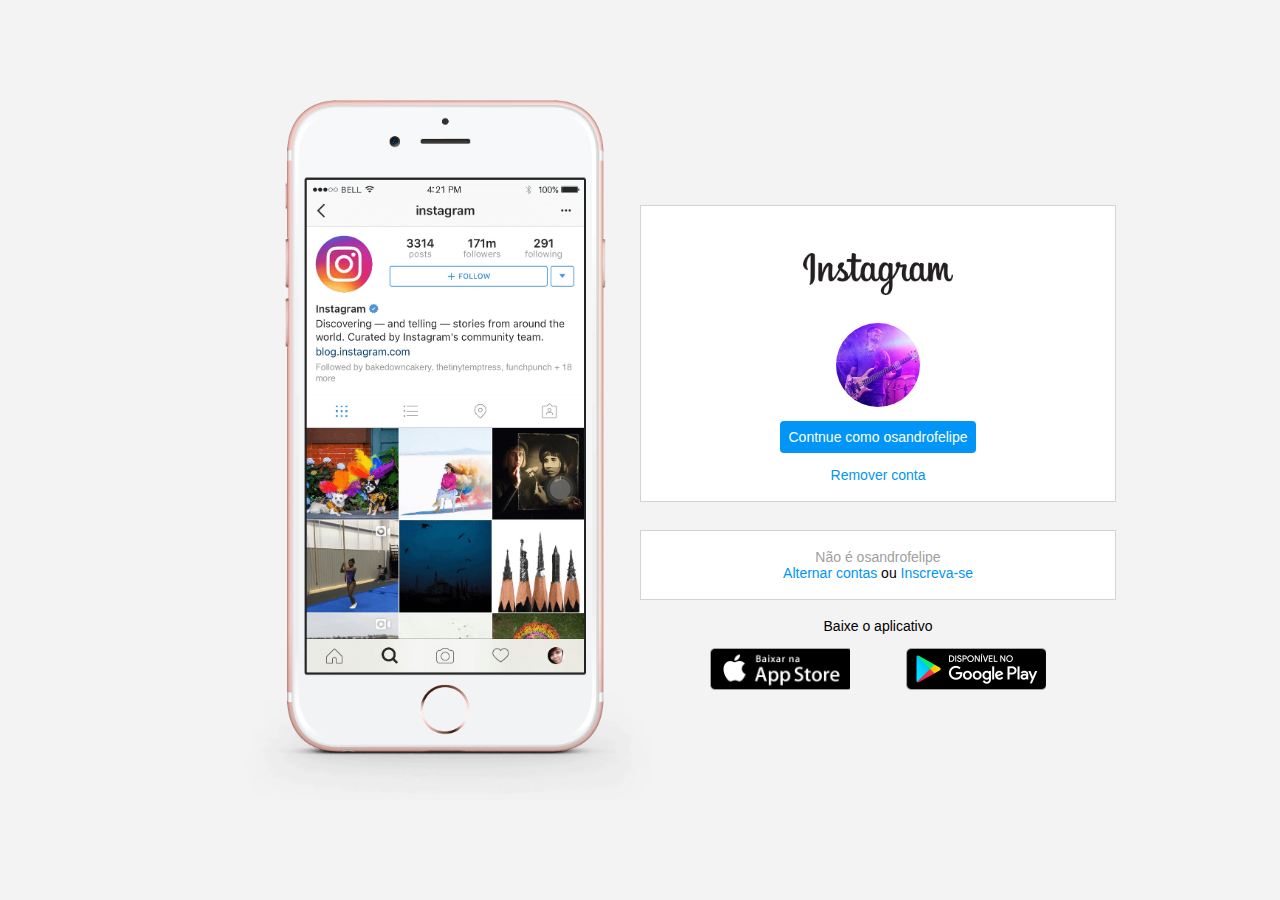
<file: Clone IG/index.html>
<!DOCTYPE html>
<html lang="en">
<head>
    <meta charset="UTF-8">
    <meta name="viewport" content="width=device-width, initial-scale=1.0">
    <link rel="stylesheet" href="style.css">
    <title>Instagram</title>
</head>
<body>
    <div class="instagram-wrapper">
        <div class="instagram-phone">
            <img src="./img/celular-instagram.png" alt="celular">
        </div>
        <div class="instagram-continue">
            <div class="group">
                <img src="./img/insta.png" class="instagram-logo" alt="instagram logo">
                <div class="profile-photo">
                    <img src="./img/perfil-instagram.jpeg" alt="Foto de prefil">
                </div>
                <a href="#" class="instagram-login">Contnue como osandrofelipe</a>
                <a href="#" class="instagram-logout">Remover conta</a>
            </div>
            <div class="group">
                <p class="not-account">Não é osandrofelipe</p>
                <p class="notaccount">
                    <span class="link-blue">Alternar contas</span>
                    ou
                    <span class="link-blue">Inscreva-se</span>
                </p>
            </div>
            <div class="get-the-app">
                <p class="get-app">Baixe o aplicativo</p>
                <div class="download">
                    <a href="#" class="app-download"></a>
                    <a href="#" class="app-download"></a>
                </div>
            </div>
        </div>
    </div>
</body>
</html>
</file>
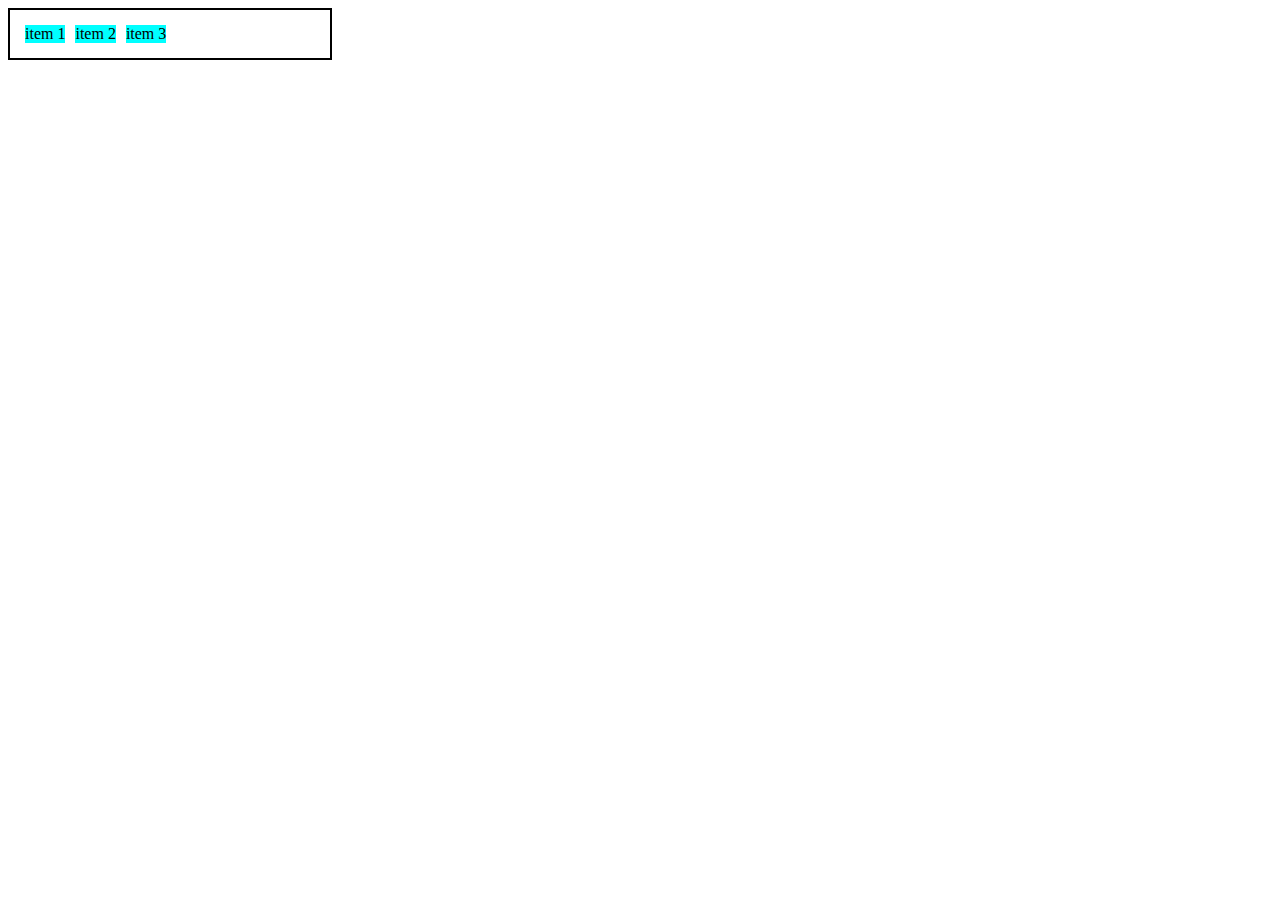
<file: 0-display-flex.html>
<!DOCTYPE html>
<html lang="en">

<head>
    <meta charset="UTF-8">
    <meta http-equiv="X-UA-Compatible" content="IE=edge">
    <meta name="viewport" content="width=device-width, initial-scale=1.0">
    <title>Fundamentos - Display Flex</title>
    <style>
        .flex {
            max-width: 300px;
            padding: 10px;
            border: 2px solid black;
            display: flex
        }

        .item {
            background-color: aqua;
            margin: 5px;
        }
    </style>
</head>

<body>
    <div class="flex">
        <div class="item">item 1</div>
        <div class="item">item 2</div>
        <div class="item">item 3</div>
    </div>
</body>

</html>
</file>
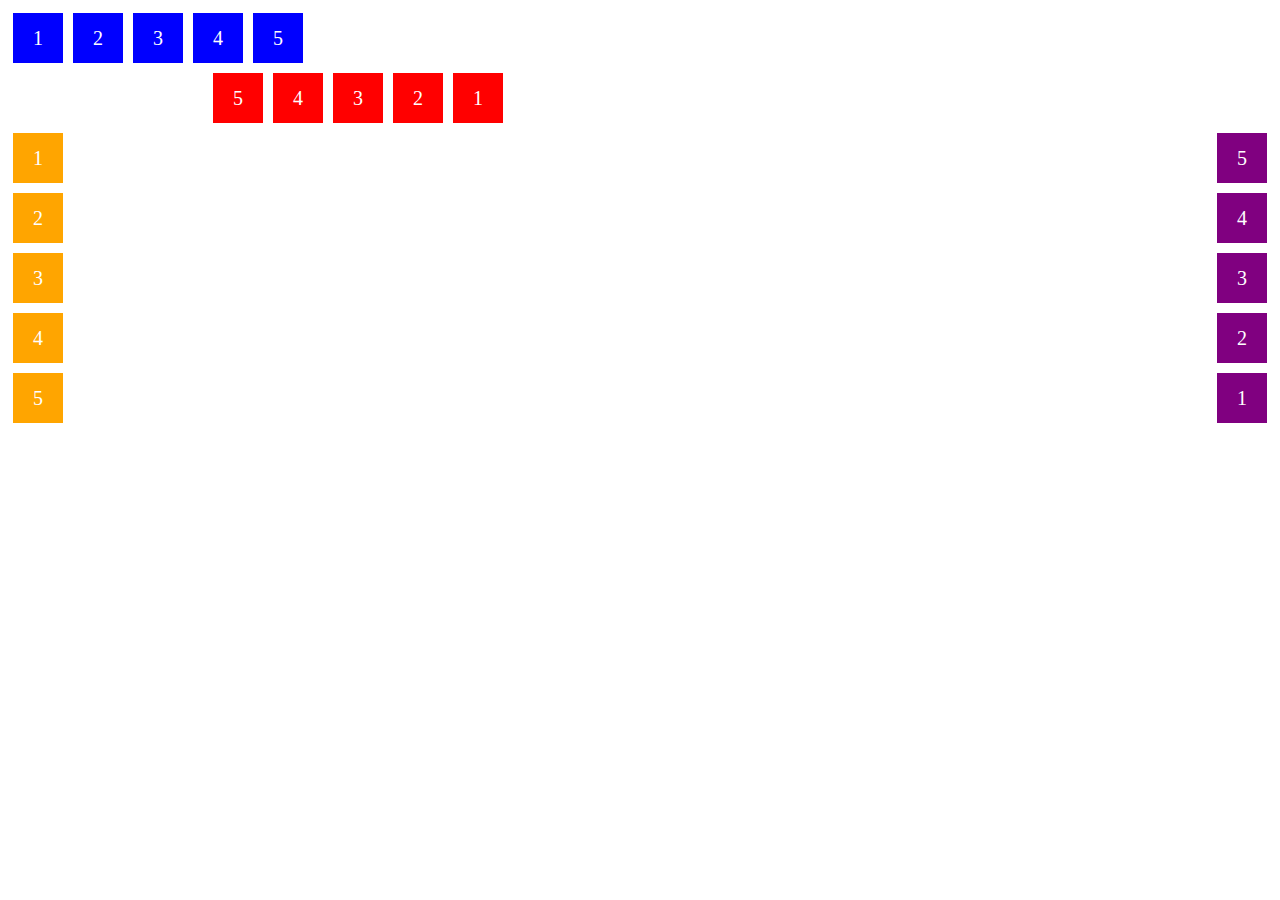
<file: 1-flex-direction.html>
<!DOCTYPE html>
<html lang="en">
<head>
    <meta charset="UTF-8">
    <meta http-equiv="X-UA-Compatible" content="IE=edge">
    <meta name="viewport" content="width=device-width, initial-scale=1.0">
    <title>Fundamentos - Flex Direction</title>
    <style>
        .flex-container{
            margin: 0;
            padding: 0;
            display: flex;
            list-style: none;
            max-width: 500px;
        }

        .flex-item{
            background: blue;
            height: 50px;
            width: 50px;
            line-height: 50px;
            font-size: 20px;
            color: white;
            text-align: center;
            margin: 5px;
        }

        .row{
            flex-direction: row;
        }

        .row-reverse{
            flex-direction: row-reverse;
        }

        .row-reverse li{
            background-color: red;
        }

        .colum{
            float: left;
            flex-direction: column;
        }

        .colum li{
            background: orange;
        }

        .colum-reverse{
            float: right;
            flex-direction: column-reverse;
        }

        .colum-reverse li {
            background: purple;
        }
    </style>
</head>
<body>
    <ul class="flex-container">
        <li class="flex-item">1</li>
        <li class="flex-item">2</li>
        <li class="flex-item">3</li>
        <li class="flex-item">4</li>
        <li class="flex-item">5</li>
    </ul>

    <ul class="flex-container row-reverse">
        <li class="flex-item">1</li>
        <li class="flex-item">2</li>
        <li class="flex-item">3</li>
        <li class="flex-item">4</li>
        <li class="flex-item">5</li>
    </ul>

    <ul class="flex-container colum">
        <li class="flex-item">1</li>
        <li class="flex-item">2</li>
        <li class="flex-item">3</li>
        <li class="flex-item">4</li>
        <li class="flex-item">5</li>
    </ul>

    <ul class="flex-container colum-reverse">
        <li class="flex-item">1</li>
        <li class="flex-item">2</li>
        <li class="flex-item">3</li>
        <li class="flex-item">4</li>
        <li class="flex-item">5</li>
    </ul>
</body>
</html>
</file>
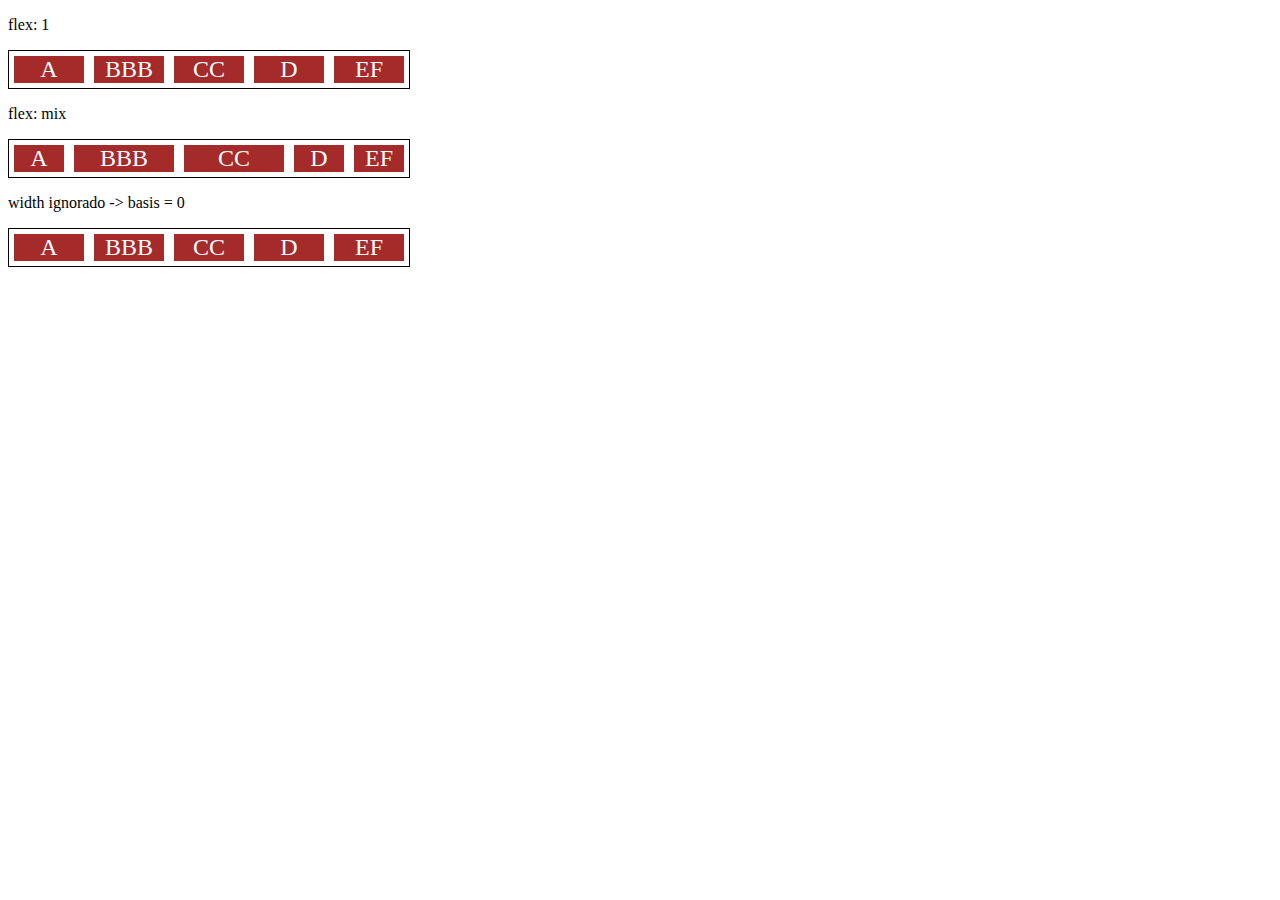
<file: 10-flex.html>
<!DOCTYPE html>
<html lang="en">
<head>
    <meta charset="UTF-8">
    <meta http-equiv="X-UA-Compatible" content="IE=edge">
    <meta name="viewport" content="width=device-width, initial-scale=1.0">
    <title>Fundamentos - flex</title>
    <style>
        .flex-container{
            display: flex;
            max-width: 400px;
            border: 1px solid black;
            margin-top: 10px;
        }

        .item{
            background-color: brown;
            font-size: 24px;
            text-align: center;
            color: white;
            margin: 5px;
        }

        .flex-1{
            flex: 1;
            /* grow = 1, shrink = 1, basis = 1 */
        }
        .largura{
            width: 200px;
            /* min-width: 250px; */
        }

        .flex-2{
            flex: 2;
            /* grow = 2, shrink = 1, basis = 1 */
        }
    </style>
</head>
<body>
    <p>flex: 1</p>
    <div class="flex-container">
        <div class="item flex-1">A</div>
        <div class="item flex-1">BBB</div>
        <div class="item flex-1">CC</div>
        <div class="item flex-1">D</div>
        <div class="item flex-1">EF</div>
    </div>

    <p>flex: mix</p>
    <div class="flex-container">
        <div class="item flex-1">A</div>
        <div class="item flex-2">BBB</div>
        <div class="item flex-2">CC</div>
        <div class="item flex-1">D</div>
        <div class="item flex-1">EF</div>
    </div>

    <p>width ignorado -> basis = 0</p>
    <div class="flex-container">
        <div class="item flex-1 largura">A</div>
        <div class="item flex-1 largura">BBB</div>
        <div class="item flex-1 largura">CC</div>
        <div class="item flex-1 largura">D</div>
        <div class="item flex-1 largura">EF</div>
    </div>
</body>
</html>
</file>
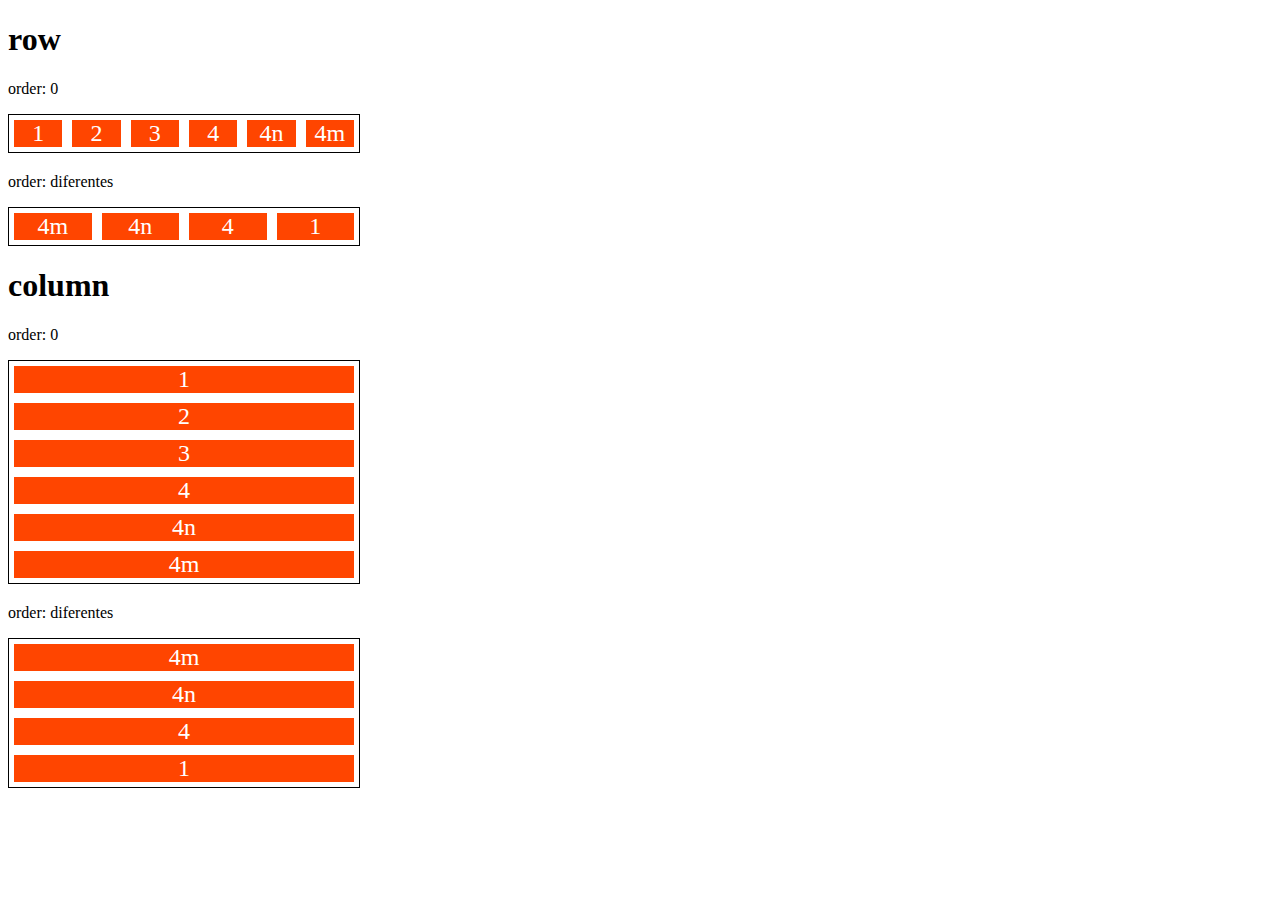
<file: 11-order.html>
<!DOCTYPE html>
<html lang="en">
<head>
    <meta charset="UTF-8">
    <meta http-equiv="X-UA-Compatible" content="IE=edge">
    <meta name="viewport" content="width=device-width, initial-scale=1.0">
    <title>Fundamentos - order</title>

    <style>
        .flex-container{
            display: flex;
            border: 1px solid black;
            max-width: 350px;
            margin-bottom: 20px;
        }

        .item{
            flex: 1;
            background-color: orangered;
            color: white;
            font-size: 24px;
            margin: 5px;
            text-align: center;
            order: 0;
        }

        .o1{
            order: 1;
        }

        .o2{
            order: 2;
        }

        .o3{
            order: 3;
        }

        .o4{
            order: 4;
        }

        .direction{
            flex-direction: column;
        }
    </style>
</head>
<body>
    <h1>row</h1>
    <p>order: 0</p>
    <div class="flex-container">
        <div class="item">1</div>
        <div class="item">2</div>
        <div class="item">3</div>
        <div class="item">4</div>
        <div class="item">4n</div>
        <div class="item">4m</div>
    </div>

    <p>order: diferentes</p>
    <div class="flex-container">
        <div class="item o4">1</div>
        <div class="item o3">4</div>
        <div class="item o2">4n</div>
        <div class="item o1">4m</div>
    </div>

    <h1>column</h1>
    <p>order: 0</p>
    <div class="flex-container direction">
        <div class="item">1</div>
        <div class="item">2</div>
        <div class="item">3</div>
        <div class="item">4</div>
        <div class="item">4n</div>
        <div class="item">4m</div>
    </div>

    <p>order: diferentes</p>
    <div class="flex-container direction">
        <div class="item o4">1</div>
        <div class="item o3">4</div>
        <div class="item o2">4n</div>
        <div class="item o1">4m</div>
    </div>
</body>
</html>
</file>
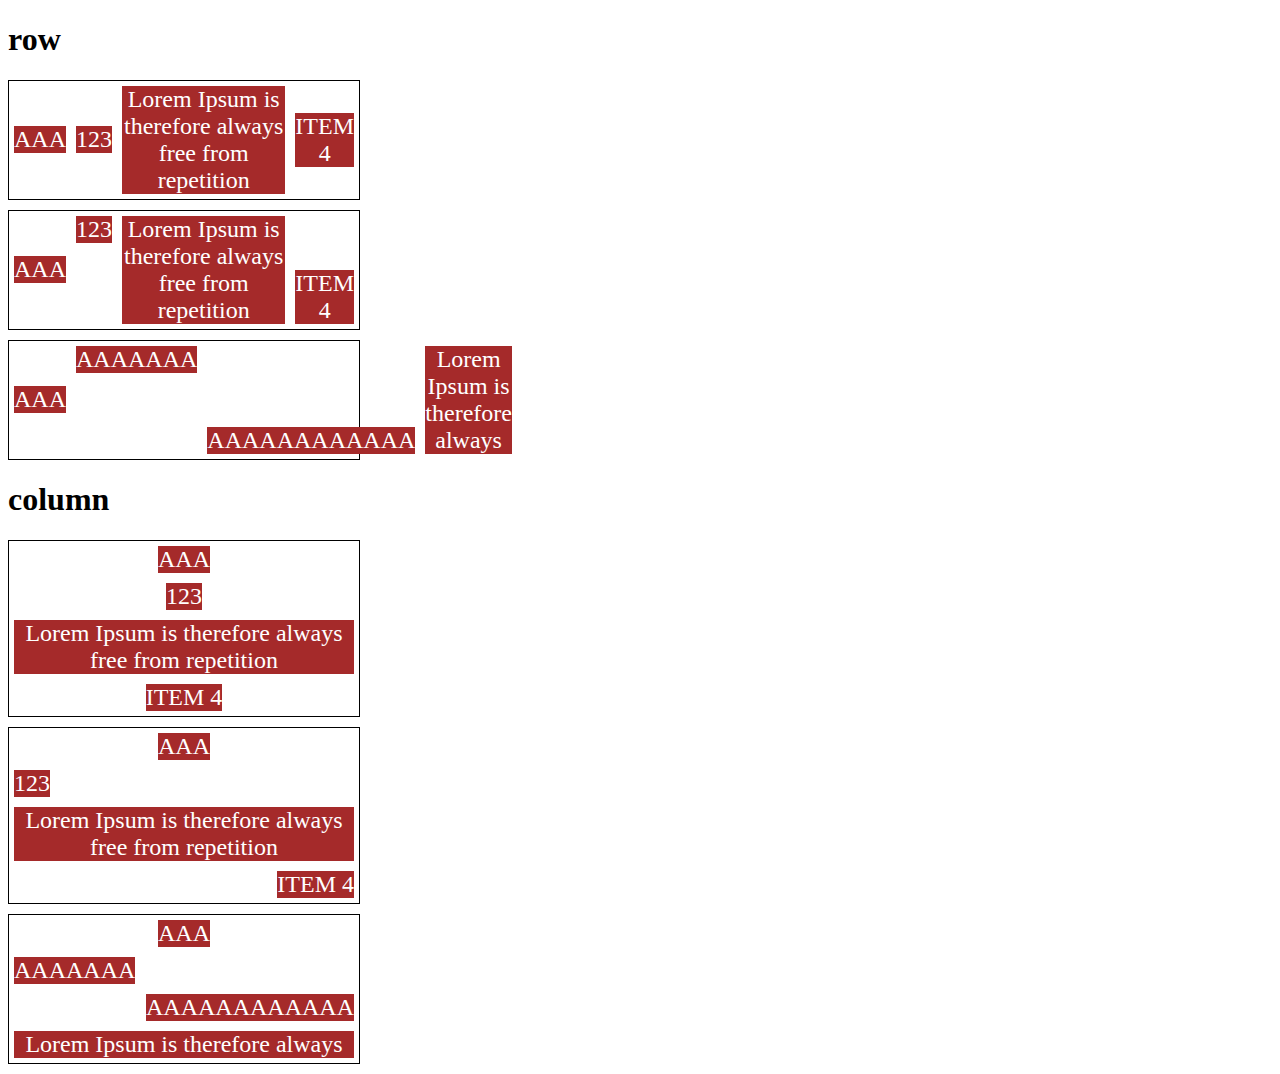
<file: 12-align-self.html>
<!DOCTYPE html>
<html lang="en">
<head>
    <meta charset="UTF-8">
    <meta http-equiv="X-UA-Compatible" content="IE=edge">
    <meta name="viewport" content="width=device-width, initial-scale=1.0">
    <title>Fundamentos - align-self</title>
    <style>
        .flex-container{
            display: flex;
            max-width: 350px;
            border: 1px solid black;
            margin-bottom: 10px;
        }

        .align-container{
            align-items: center;
        }

        .item{
            background-color: brown;
            color: white;
            font-size: 24px;
            text-align: center;
            margin: 5px;
        }

        .center{
            align-self: center;
        }

        .start{
            align-self: flex-start;
        }

        .end{
            align-self: flex-end;
        }

        .baseline{
            align-self: baseline;
        }

        .stretch{
            align-self: stretch;
        }

        .auto{
            align-self: auto;
        }

        .direction{
            flex-direction: column;
        }

    </style>
</head>
<body>

    <h1>row</h1>
    <section class="flex-container align-container">
        <div class="item">AAA</div>
        <div class="item">123</div>
        <div class="item">Lorem Ipsum is therefore always free from repetition</div>
        <div class="item">ITEM 4</div>
    </section>

    <section class="flex-container">
        <div class="item center">AAA</div>
        <div class="item start">123</div>
        <div class="item stretch">Lorem Ipsum is therefore always free from repetition</div>
        <div class="item end">ITEM 4</div>
    </section>

    <section class="flex-container">
        <div class="item center">AAA</div>
        <div class="item start">AAAAAAA</div>
        <div class="item end">AAAAAAAAAAAA</div>
        <div class="item stretch">Lorem Ipsum is therefore always</div>
    </section>

    <h1>column</h1>
    <section class="flex-container align-container direction">
        <div class="item">AAA</div>
        <div class="item">123</div>
        <div class="item">Lorem Ipsum is therefore always free from repetition</div>
        <div class="item">ITEM 4</div>
    </section>

    <section class="flex-container direction">
        <div class="item center">AAA</div>
        <div class="item start">123</div>
        <div class="item stretch">Lorem Ipsum is therefore always free from repetition</div>
        <div class="item end">ITEM 4</div>
    </section>

    <section class="flex-container direction">
        <div class="item center">AAA</div>
        <div class="item start">AAAAAAA</div>
        <div class="item end">AAAAAAAAAAAA</div>
        <div class="item stretch">Lorem Ipsum is therefore always</div>
    </section>
</body>
</html>
</file>
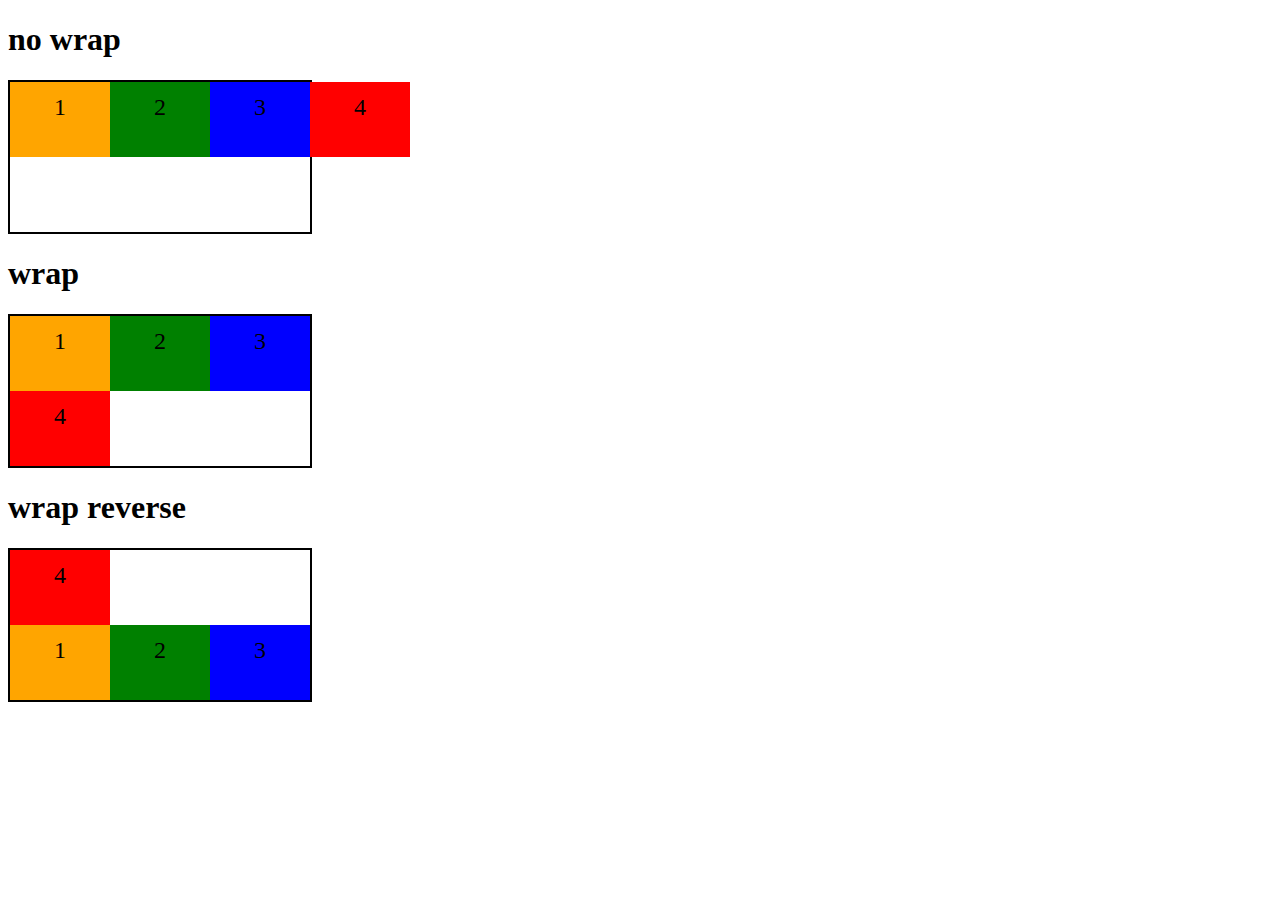
<file: 2-2flex-wrap.html>
<!DOCTYPE html>
<html lang="en">
<head>
    <meta charset="UTF-8">
    <meta http-equiv="X-UA-Compatible" content="IE=edge">
    <meta name="viewport" content="width=device-width, initial-scale=1.0">
    <title>Fundamentos  - flex wrap</title>
    <style>
        .flex-container{
            display: flex;
            height: 150px;
            border: 2px solid black;
            max-width: 300px;
        }

        .item{
            font-size: 24px;
            height: 50%;
            text-align: center;
            min-width: 100px;
            line-height: 50px;
        }

        .nowrap{
            flex-wrap: nowrap;
        }

        .wrap{
            flex-wrap: wrap;
        }

        .wrap-reverse{
            flex-wrap: wrap-reverse;
        }

        .blue{
            background-color: blue;
        }

        .green{
            background-color: green;
        }

        .orange{
            background-color: orange;
        }

        .red{
            background-color: red;
        }
    </style>
</head>
<body>
    <h1>no wrap</h1>

    <div class="flex-container">
        <div class="item orange">1</div>
        <div class="item green">2</div>
        <div class="item blue">3</div>
        <div class="item red">4</div>
    </div>

    <h1>wrap</h1>
    <div class="flex-container wrap">
        <div class="item orange">1</div>
        <div class="item green">2</div>
        <div class="item blue">3</div>
        <div class="item red">4</div>
    </div>
    <h1>wrap reverse</h1>
    <div class="flex-container wrap-reverse">
        <div class="item orange">1</div>
        <div class="item green">2</div>
        <div class="item blue">3</div>
        <div class="item red">4</div>
    </div>

</body>
</html>
</file>
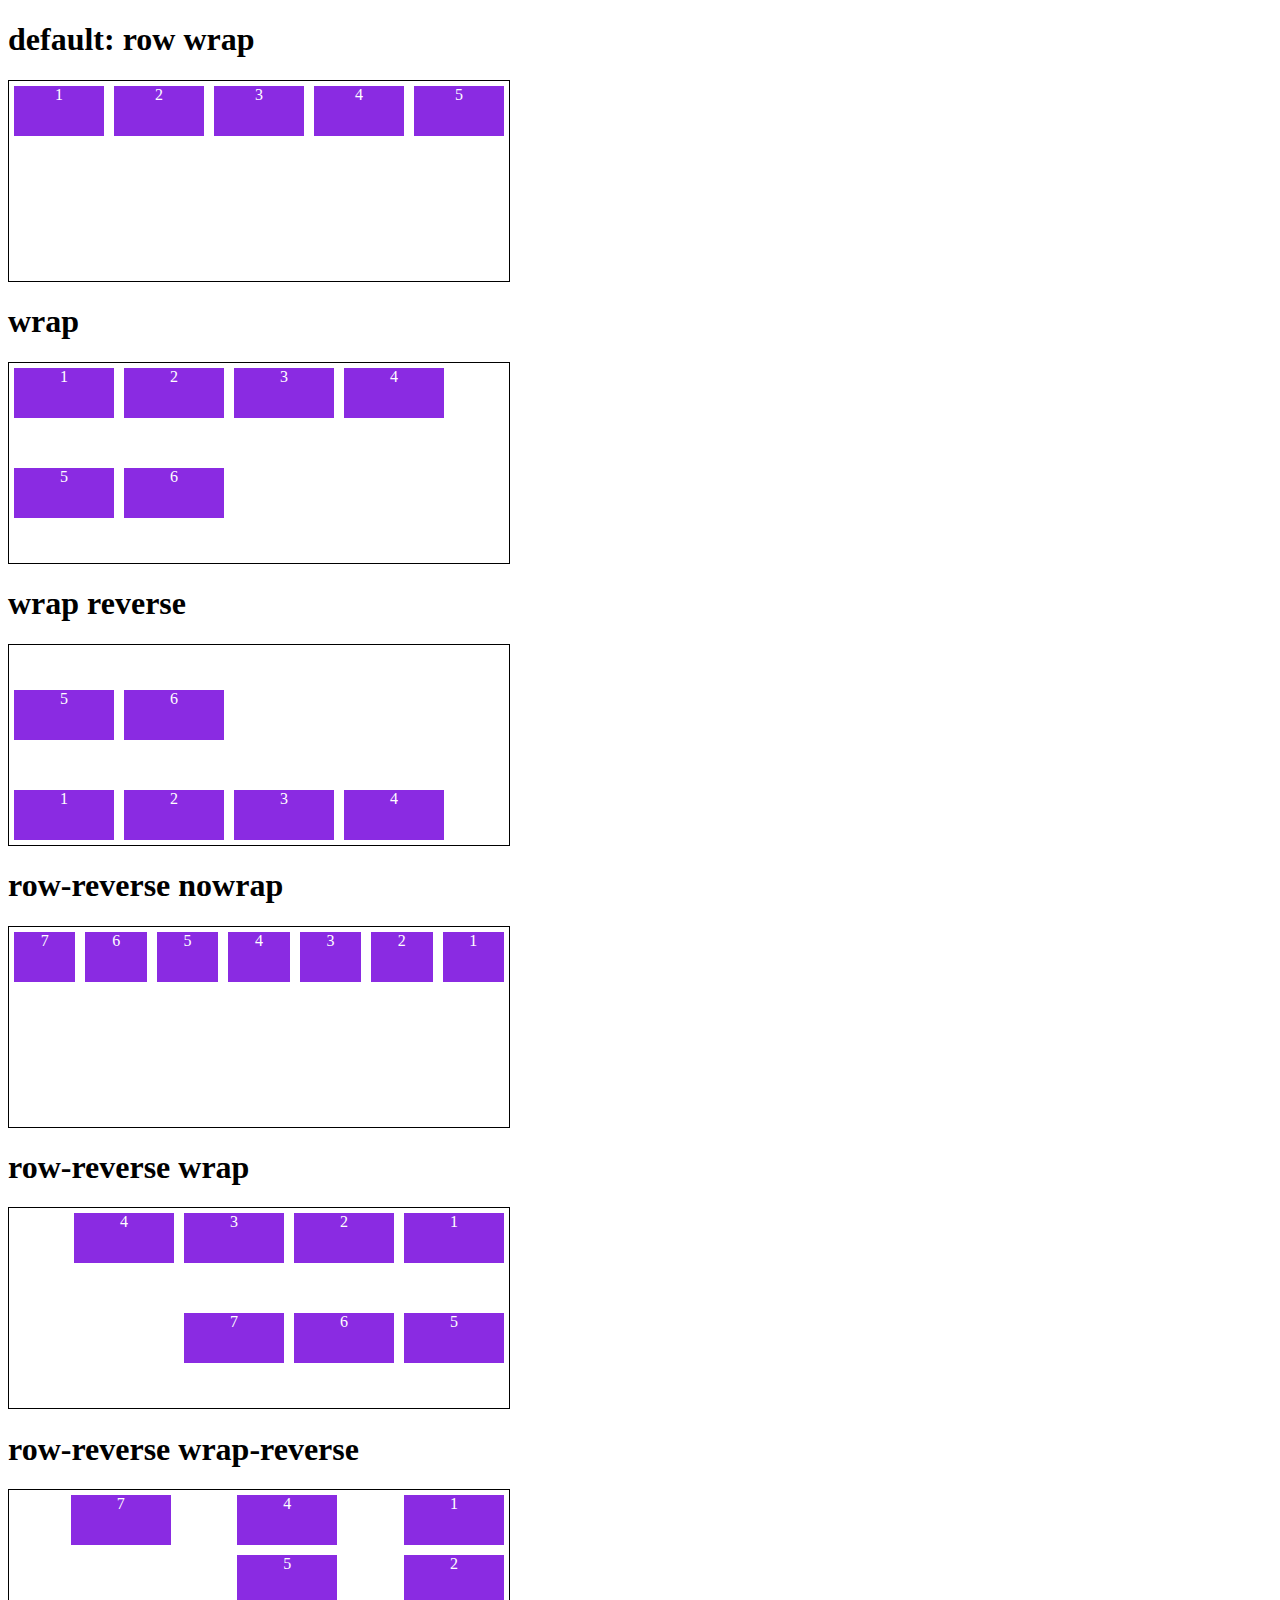
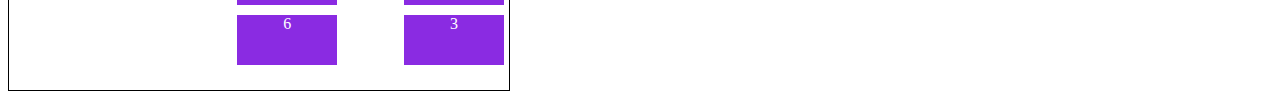
<file: 3-flex-flow.html>
<!DOCTYPE html>
<html lang="en">
<head>
    <meta charset="UTF-8">
    <meta http-equiv="X-UA-Compatible" content="IE=edge">
    <meta name="viewport" content="width=device-width, initial-scale=1.0">
    <title>Fundamentos - flex flowt</title>
    <style>
        .flex-container{
            display: flex;
            border: 1px solid black;
            max-width: 500px;
            margin-bottom: 10px;
            height: 200px;
        }

        .default{
            flex-flow: row nowrap;
        }
        .wrap{
            flex-flow: row wrap;
        }
        .wrap-reverse{
            flex-flow: row wrap-reverse;
        }
        .r-wrap{
            flex-flow: row-reverse wrap;
        }

        .r-nowrap{
            flex-flow: row-reverse nowrap;
        }

        .rr-wrap{
            flex-flow: column wrap-reverse;
        }
        .item{
            background-color: blueviolet;
            margin: 5px;
            color: white;
            text-align: center;
            width: 100px;
            height: 50px;
        }
    </style>
</head>
<body>
    <h1>default: row wrap</h1>
    <div class="flex-container">
        <div class="item">1</div>
        <div class="item">2</div>
        <div class="item">3</div>
        <div class="item">4</div>
        <div class="item">5</div>
    </div>
<h1>wrap</h1>
    <div class="flex-container wrap">
        <div class="item">1</div>
        <div class="item">2</div>
        <div class="item">3</div>
        <div class="item">4</div>
        <div class="item">5</div>
        <div class="item">6</div>
    </div>

    <h1>wrap reverse</h1>
    <div class="flex-container wrap-reverse">
        <div class="item">1</div>
        <div class="item">2</div>
        <div class="item">3</div>
        <div class="item">4</div>
        <div class="item">5</div>
        <div class="item">6</div>
    </div>

    <h1>row-reverse nowrap</h1>
    <div class="flex-container r-nowrap">
        <div class="item">1</div>
        <div class="item">2</div>
        <div class="item">3</div>
        <div class="item">4</div>
        <div class="item">5</div>
        <div class="item">6</div>
        <div class="item">7</div>
    </div>

    <h1>row-reverse wrap</h1>
    <div class="flex-container r-wrap">
        <div class="item">1</div>
        <div class="item">2</div>
        <div class="item">3</div>
        <div class="item">4</div>
        <div class="item">5</div>
        <div class="item">6</div>
        <div class="item">7</div>
    </div>

    <h1>row-reverse wrap-reverse</h1>
    <div class="flex-container rr-wrap">
        <div class="item">1</div>
        <div class="item">2</div>
        <div class="item">3</div>
        <div class="item">4</div>
        <div class="item">5</div>
        <div class="item">6</div>
        <div class="item">7</div>
    </div>
</body>
</html>
</file>
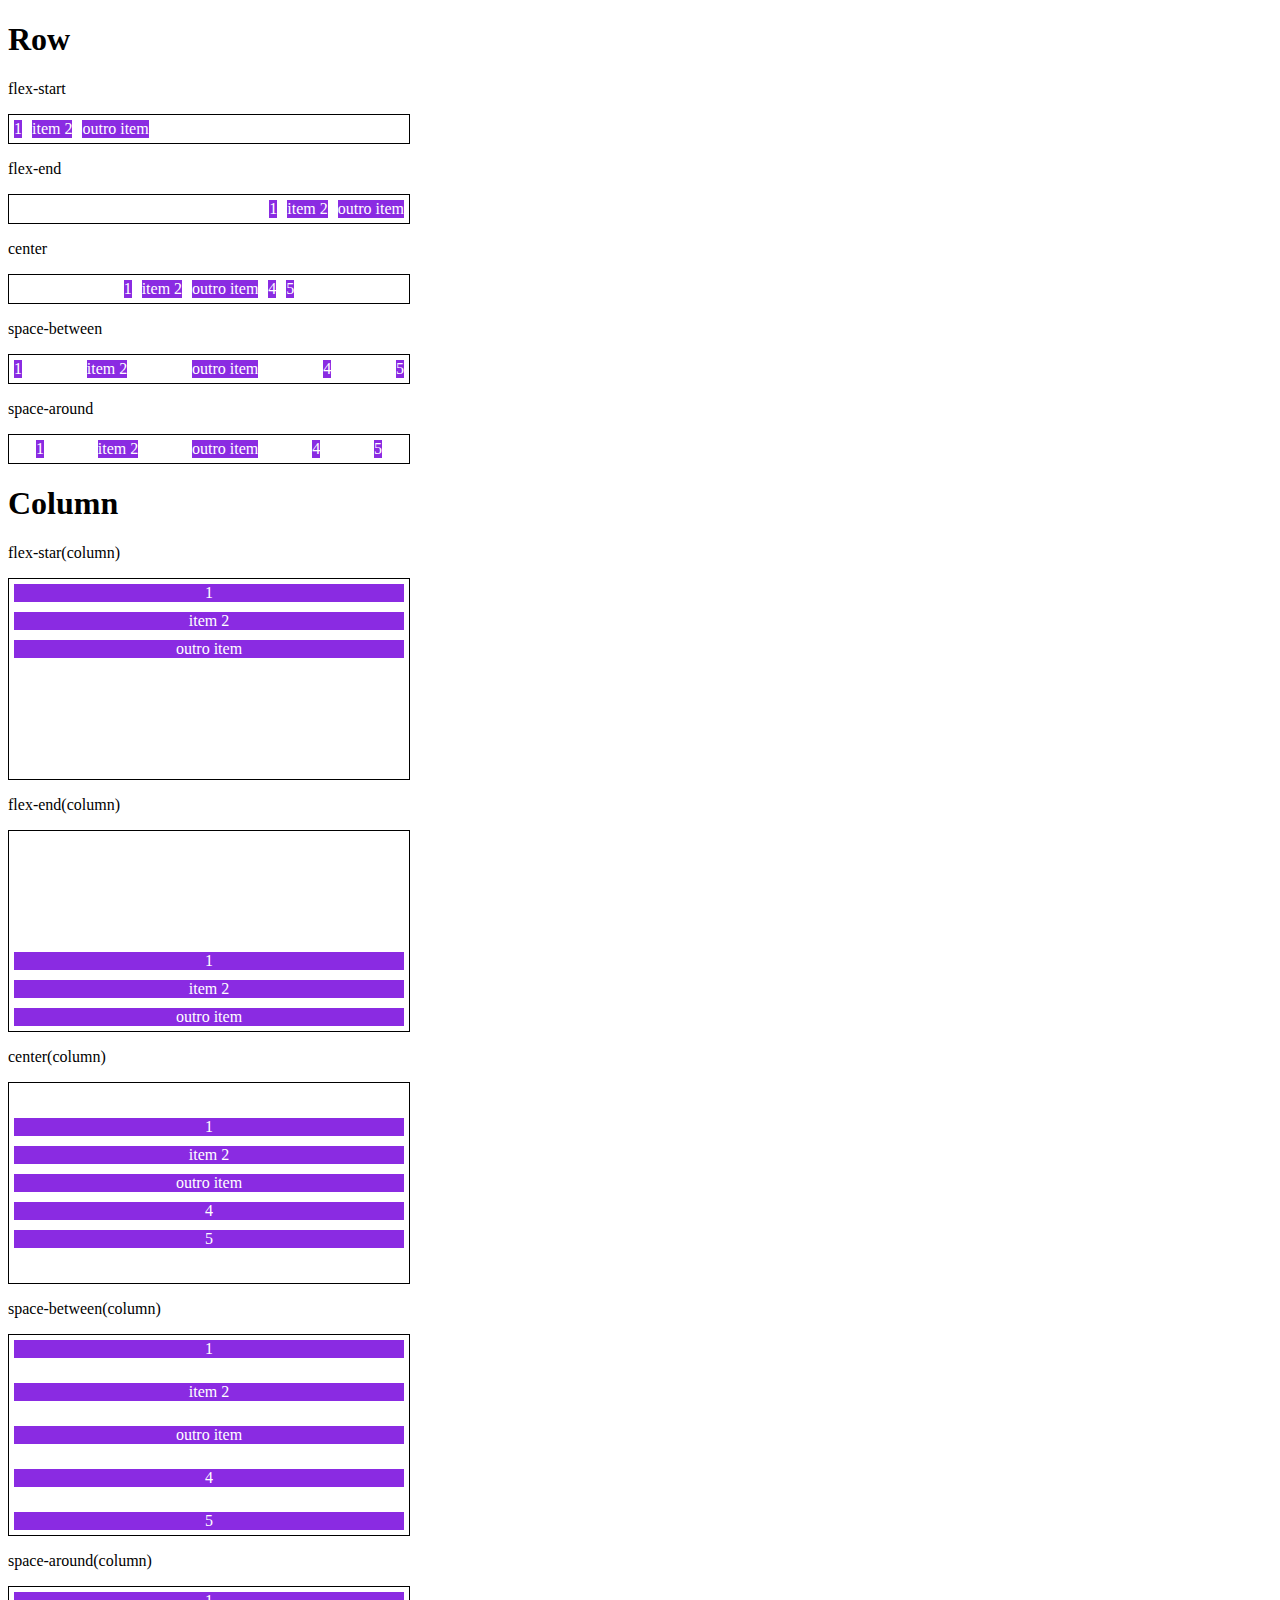
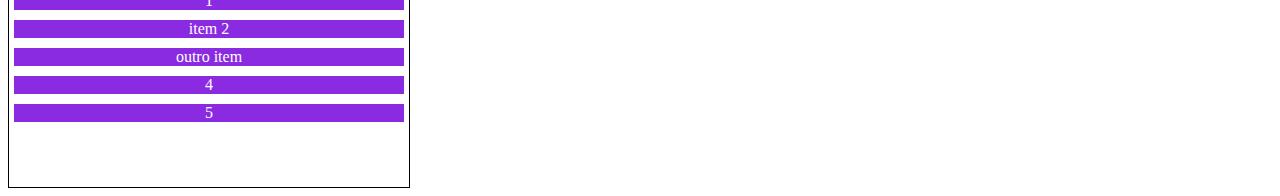
<file: 4-justify-content.html>
<!DOCTYPE html>
<html lang="en">
<head>
    <meta charset="UTF-8">
    <meta http-equiv="X-UA-Compatible" content="IE=edge">
    <meta name="viewport" content="width=device-width, initial-scale=1.0">
    <title>Fundamentos - justify-content</title>
    <style>
        .container{
            max-width: 400px;
            border: 1px solid black;
            margin: 0;
            display: flex;
        }

        .item{
            background-color: blueviolet;
            margin: 5px;
            text-align: center;
            color: white;
        }

        .flex-start{
            justify-content: flex-start;
        }

        .flex-end{
            justify-content: flex-end;
        }

        .center{
            justify-content: center;
        }

        .space-between{
            justify-content: space-between;
        }

        .space-around{
            justify-content: space-around;
        }

        .column{
            flex-direction: column;
            min-height: 200px;
        }
    </style>
</head>
<body>

    <h1>Row</h1>
    <p>flex-start</p> 
    <section class="container flex-start">
        <div class="item">1</div>
        <div class="item">item 2</div>
        <div class="item">outro item</div>
    </section>

    <p>flex-end</p>
    <section class="container flex-end">
        <div class="item">1</div>
        <div class="item">item 2</div>
        <div class="item">outro item</div>
    </section>

    <p>center</p>
    <section class="container center">
        <div class="item">1</div>
        <div class="item">item 2</div>
        <div class="item">outro item</div>
        <div class="item">4</div>
        <div class="item">5</div>
    </section>

    <p>space-between</p>
    <section class="container space-between">
        <div class="item">1</div>
        <div class="item">item 2</div>
        <div class="item">outro item</div>
        <div class="item">4</div>
        <div class="item">5</div>
    </section>

    <p>space-around</p>
    <section class="container space-around">
        <div class="item">1</div>
        <div class="item">item 2</div>
        <div class="item">outro item</div>
        <div class="item">4</div>
        <div class="item">5</div>
    </section>

    <h1>Column</h1>

    <p>flex-star(column)</p> 
    <section class="container flex-start column">
        <div class="item">1</div>
        <div class="item">item 2</div>
        <div class="item">outro item</div>
    </section>

    <p>flex-end(column)</p>
    <section class="container flex-end column">
        <div class="item">1</div>
        <div class="item">item 2</div>
        <div class="item">outro item</div>
    </section>

    <p>center(column)</p>
    <section class="container center column">
        <div class="item">1</div>
        <div class="item">item 2</div>
        <div class="item">outro item</div>
        <div class="item">4</div>
        <div class="item">5</div>
    </section>

    <p>space-between(column)</p>
    <section class="container space-between column">
        <div class="item">1</div>
        <div class="item">item 2</div>
        <div class="item">outro item</div>
        <div class="item">4</div>
        <div class="item">5</div>
    </section>

    <p>space-around(column)</p>
    <section class="container flex-start column">
        <div class="item">1</div>
        <div class="item">item 2</div>
        <div class="item">outro item</div>
        <div class="item">4</div>
        <div class="item">5</div>
    </section>
</body>
</html>
</file>
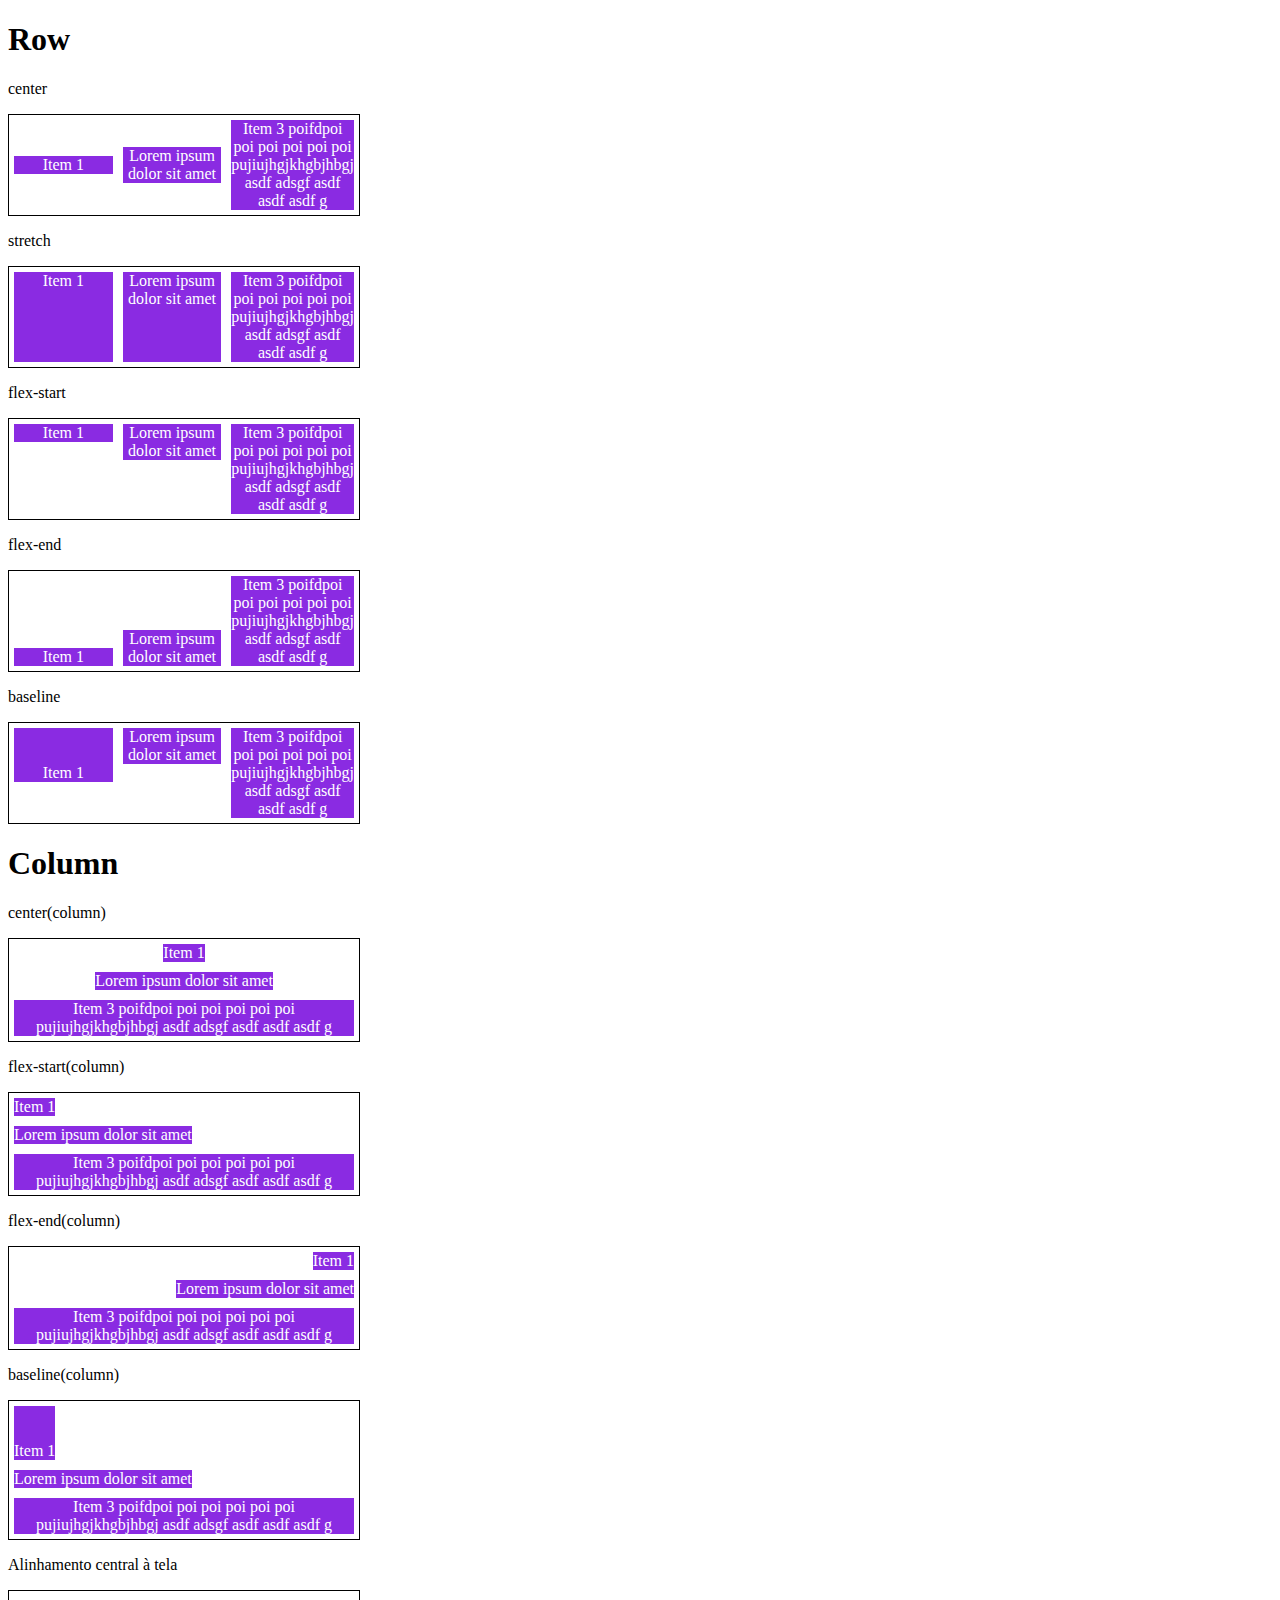
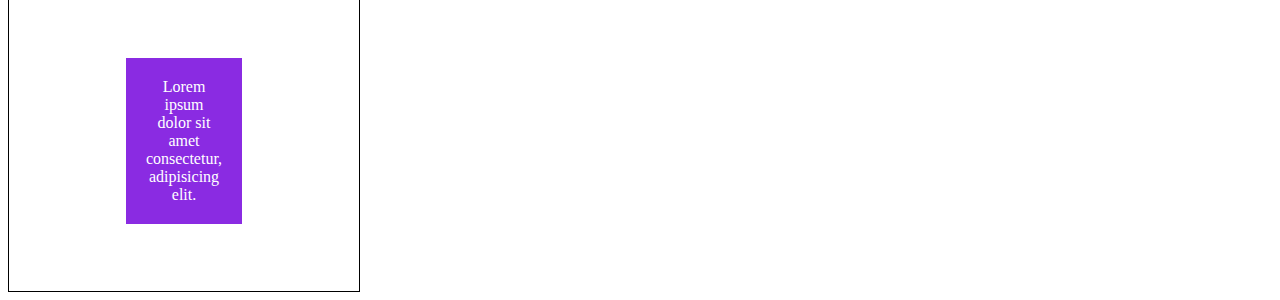
<file: 5-align-items.html>
<!DOCTYPE html>
<html lang="en">
<head>
    <meta charset="UTF-8">
    <meta http-equiv="X-UA-Compatible" content="IE=edge">
    <meta name="viewport" content="width=device-width, initial-scale=1.0">
    <title>Fundamentos - align items</title>
    <style>
        .container{
            max-width: 350px;
            border: 1px solid black;
            display: flex;
        }

        .item{
            background-color: blueviolet;
            margin: 5px;
            color: white;
            text-align: center;
            flex: 1;
        }
    
        .center{
            align-items: center;
        }
        .stretch{
            align-items: stretch;
        }

        .start{
            align-items: flex-start;
        }
        .end{
            align-items: flex-end;
        }

        .baseline{
            align-items: baseline;
        }

        .column{
            flex-direction: column;
        }

        .central{
            height: 300px;
            justify-content: center;
        }

        .central .item{
            flex: 0;
            padding: 20px;
        }
    </style>
</head>
<body>
    <h1>Row</h1>
    <p>center</p>
    <section class="container center">
        <div class="item">Item 1</div>
        <div class="item">Lorem ipsum dolor sit amet</div>
        <div class="item">Item 3 poifdpoi  poi poi poi poi poi pujiujhgjkhgbjhbgj asdf  adsgf asdf asdf asdf g </div>
    </section>

    <p>stretch</p>
    <section class="container stretch">
        <div class="item">Item 1</div>
        <div class="item">Lorem ipsum dolor sit amet</div>
        <div class="item">Item 3 poifdpoi  poi poi poi poi poi pujiujhgjkhgbjhbgj asdf  adsgf asdf asdf asdf g </div>
    </section>

    <p>flex-start</p>
    <section class="container start">
        <div class="item">Item 1</div>
        <div class="item">Lorem ipsum dolor sit amet</div>
        <div class="item">Item 3 poifdpoi  poi poi poi poi poi pujiujhgjkhgbjhbgj asdf  adsgf asdf asdf asdf g </div>
    </section>

    <p>flex-end</p>
    <section class="container end">
        <div class="item">Item 1</div>
        <div class="item">Lorem ipsum dolor sit amet </div>
        <div class="item">Item 3 poifdpoi  poi poi poi poi poi pujiujhgjkhgbjhbgj asdf  adsgf asdf asdf asdf g </div>
    </section>

    <p>baseline</p>
    <section class="container baseline">
        <div class="item"><br><br>Item 1</div>
        <div class="item">Lorem ipsum dolor sit amet </div>
        <div class="item">Item 3 poifdpoi  poi poi poi poi poi pujiujhgjkhgbjhbgj asdf  adsgf asdf asdf asdf g </div>
    </section>

    <h1>Column</h1>
    <p>center(column)</p>
    <section class="container center column">
        <div class="item">Item 1</div>
        <div class="item">Lorem ipsum dolor sit amet</div>
        <div class="item">Item 3 poifdpoi  poi poi poi poi poi pujiujhgjkhgbjhbgj asdf  adsgf asdf asdf asdf g </div>
    </section>

    <p>flex-start(column)</p>
    <section class="container start column">
        <div class="item">Item 1</div>
        <div class="item">Lorem ipsum dolor sit amet</div>
        <div class="item">Item 3 poifdpoi  poi poi poi poi poi pujiujhgjkhgbjhbgj asdf  adsgf asdf asdf asdf g </div>
    </section>

    <p>flex-end(column)</p>
    <section class="container end column">
        <div class="item">Item 1</div>
        <div class="item">Lorem ipsum dolor sit amet </div>
        <div class="item">Item 3 poifdpoi  poi poi poi poi poi pujiujhgjkhgbjhbgj asdf  adsgf asdf asdf asdf g </div>
    </section>

    <p>baseline(column)</p>
    <section class="container baseline column">
        <div class="item"><br><br>Item 1</div>
        <div class="item">Lorem ipsum dolor sit amet </div>
        <div class="item">Item 3 poifdpoi  poi poi poi poi poi pujiujhgjkhgbjhbgj asdf  adsgf asdf asdf asdf g </div>
    </section>
    <p>Alinhamento central à tela</p>
    <section class="container central center">
        <div class="item">Lorem ipsum dolor sit amet consectetur, adipisicing elit.</div>
    </section>
</body>
</html>
</file>
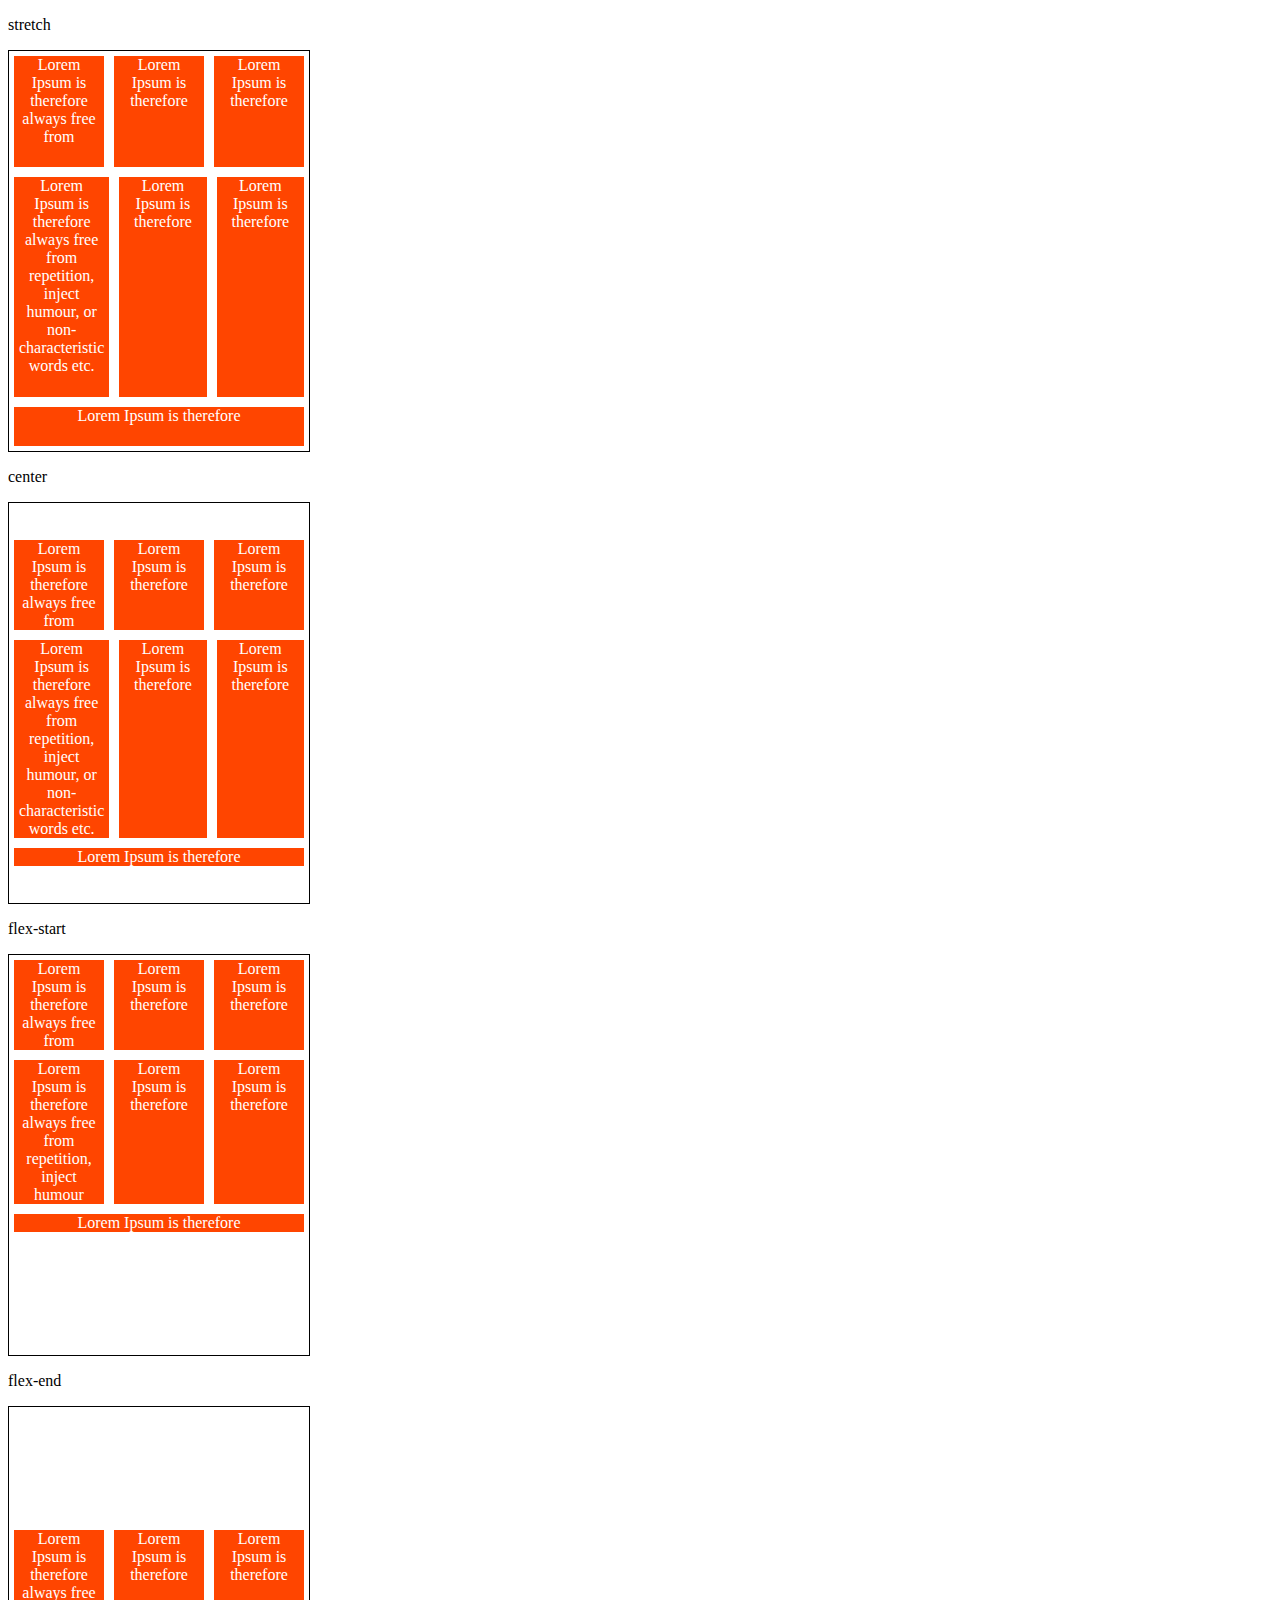
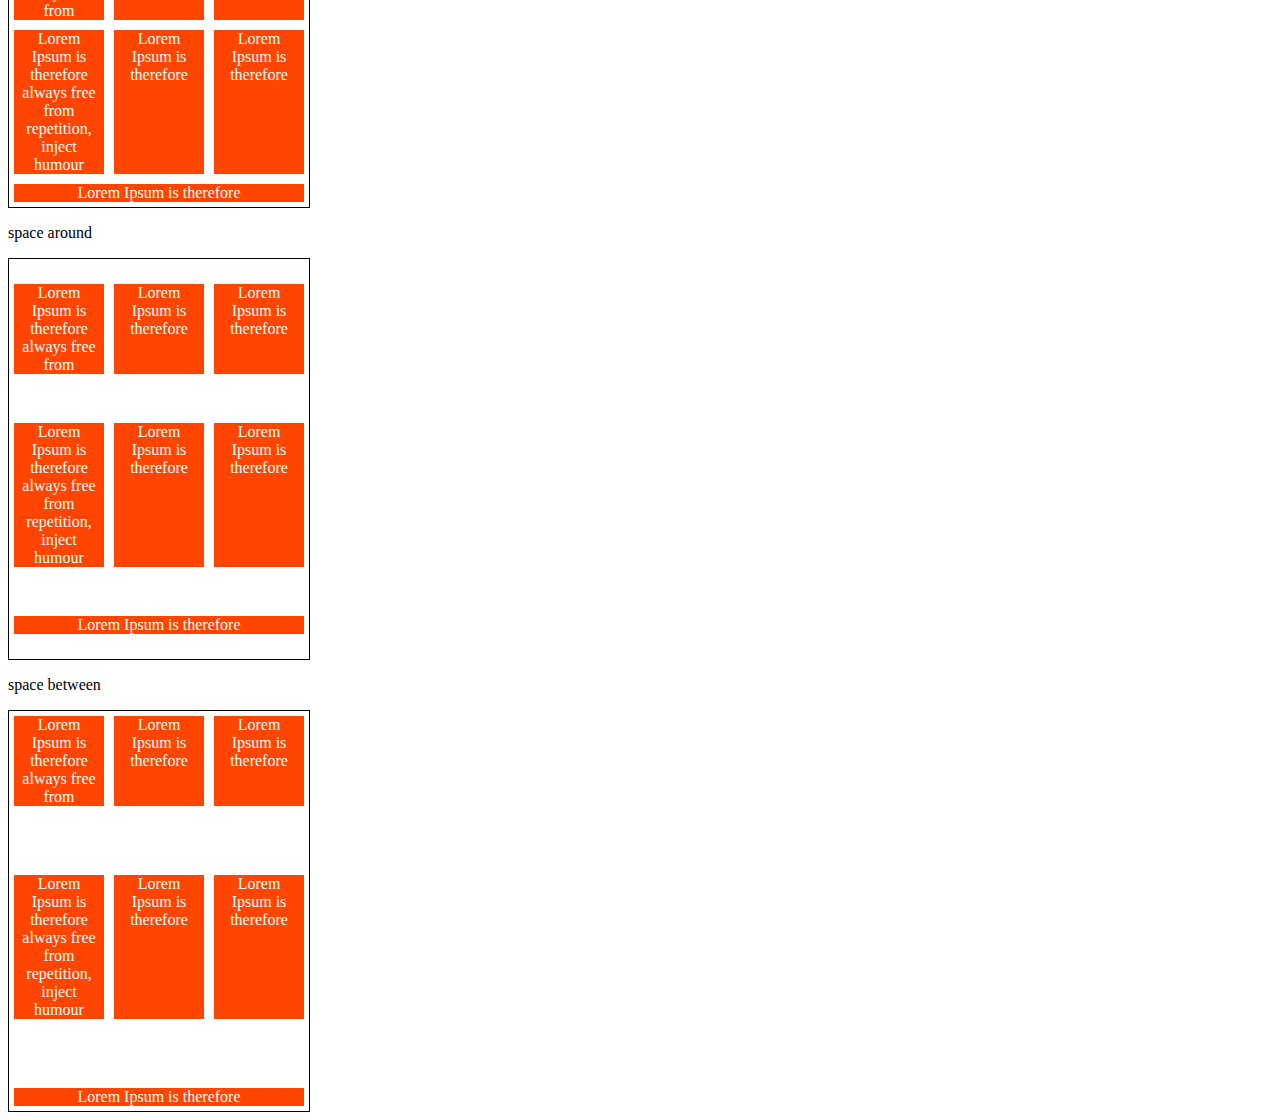
<file: 6-align-content.html>
<!DOCTYPE html>
<html lang="en">
<head>
    <meta charset="UTF-8">
    <meta http-equiv="X-UA-Compatible" content="IE=edge">
    <meta name="viewport" content="width=device-width, initial-scale=1.0">
    <title>Fundamentos - align-content</title>
    <style>
        .container{
            height: 400px;
            max-width: 300px;

            display: flex;
            flex-wrap: wrap;
            border: 1px solid black;
        }

        .item{
            background-color: orangered;
            padding: 0 5px;
            margin: 5px;
            flex: 1;
            text-align: center;
            color: white;
        }

        .stretch{
            align-items: stretch;
        }

        .center{
            align-content: center;
        }

        .flex-start{
            align-content: flex-start;
        }

        .flex-end{
            align-content: flex-end;
        }

        .space-around{
            align-content: space-around;
        }

        .space-between{
            align-content: space-between;
        }
    </style>
</head>
<body>
    <p>stretch</p>
    <div class="container stretch">
        <div class="item">Lorem Ipsum is therefore always free from</div>
        <div class="item">Lorem Ipsum is therefore</div>
        <div class="item">Lorem Ipsum is therefore</div>
        <div class="item">Lorem Ipsum is therefore always free from repetition, inject humour, or non-characteristic words etc.</div>
        <div class="item">Lorem Ipsum is therefore</div>
        <div class="item">Lorem Ipsum is therefore</div>
        <div class="item">Lorem Ipsum is therefore</div>
    </div>

    <p>center</p>
    <div class="container center">
        <div class="item">Lorem Ipsum is therefore always free from</div>
        <div class="item">Lorem Ipsum is therefore</div>
        <div class="item">Lorem Ipsum is therefore</div>
        <div class="item">Lorem Ipsum is therefore always free from repetition, inject humour, or non-characteristic words etc.</div>
        <div class="item">Lorem Ipsum is therefore</div>
        <div class="item">Lorem Ipsum is therefore</div>
        <div class="item">Lorem Ipsum is therefore</div>
    </div>

    <p>flex-start</p>
    <div class="container flex-start">
        <div class="item">Lorem Ipsum is therefore always free from</div>
        <div class="item">Lorem Ipsum is therefore</div>
        <div class="item">Lorem Ipsum is therefore</div>
        <div class="item">Lorem Ipsum is therefore always free from repetition, inject humour</div>
        <div class="item">Lorem Ipsum is therefore</div>
        <div class="item">Lorem Ipsum is therefore</div>
        <div class="item">Lorem Ipsum is therefore</div>
    </div>

    <p>flex-end</p>
    <div class="container flex-end">
        <div class="item">Lorem Ipsum is therefore always free from</div>
        <div class="item">Lorem Ipsum is therefore</div>
        <div class="item">Lorem Ipsum is therefore</div>
        <div class="item">Lorem Ipsum is therefore always free from repetition, inject humour</div>
        <div class="item">Lorem Ipsum is therefore</div>
        <div class="item">Lorem Ipsum is therefore</div>
        <div class="item">Lorem Ipsum is therefore</div>
    </div>

    <p>space around</p>
    <div class="container space-around">
        <div class="item">Lorem Ipsum is therefore always free from</div>
        <div class="item">Lorem Ipsum is therefore</div>
        <div class="item">Lorem Ipsum is therefore</div>
        <div class="item">Lorem Ipsum is therefore always free from repetition, inject humour</div>
        <div class="item">Lorem Ipsum is therefore</div>
        <div class="item">Lorem Ipsum is therefore</div>
        <div class="item">Lorem Ipsum is therefore</div>
    </div>

    <p>space between</p>
    <div class="container space-between">
        <div class="item">Lorem Ipsum is therefore always free from</div>
        <div class="item">Lorem Ipsum is therefore</div>
        <div class="item">Lorem Ipsum is therefore</div>
        <div class="item">Lorem Ipsum is therefore always free from repetition, inject humour</div>
        <div class="item">Lorem Ipsum is therefore</div>
        <div class="item">Lorem Ipsum is therefore</div>
        <div class="item">Lorem Ipsum is therefore</div>
    </div>
</body>
</html>
</file>
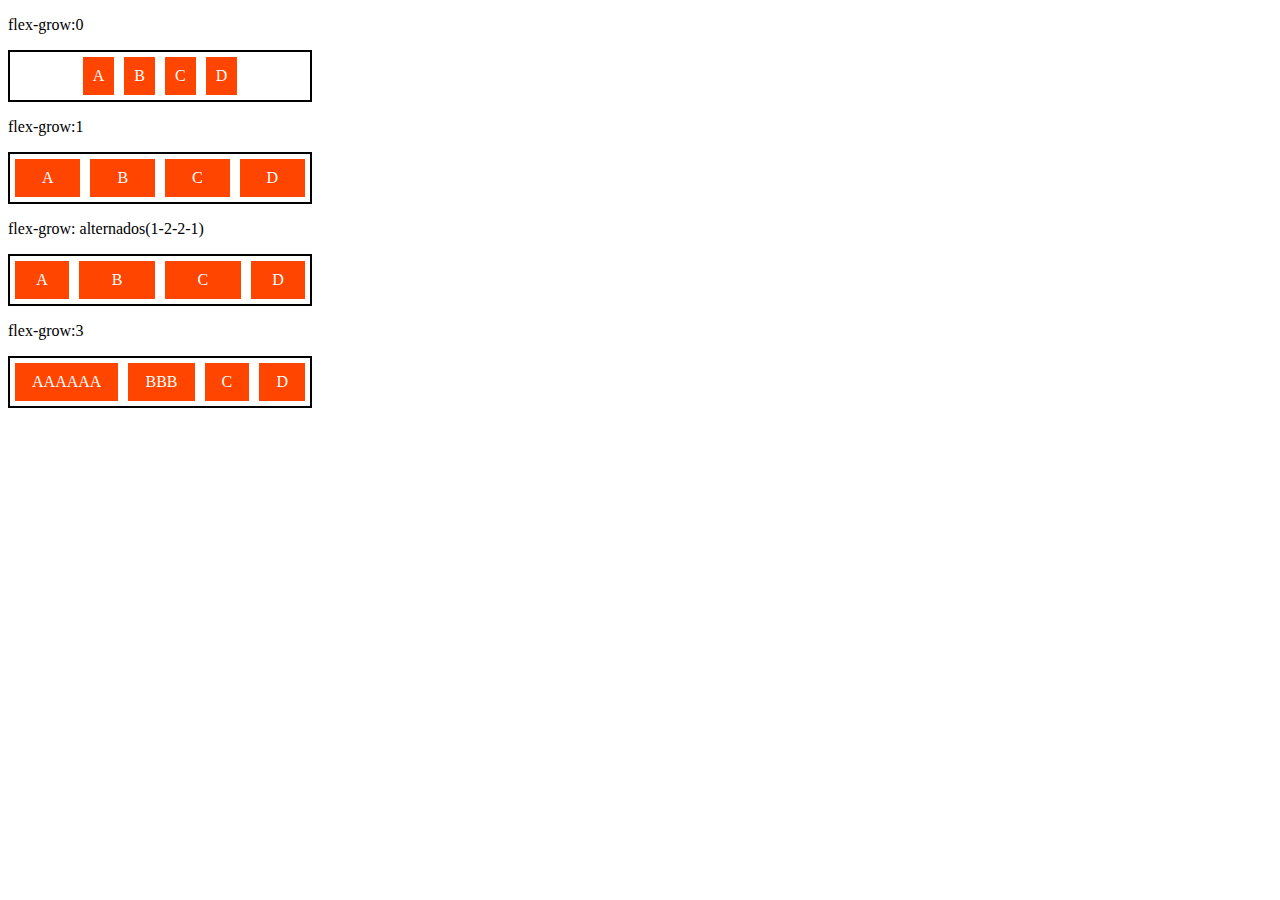
<file: 7-flex-grow.html>
<!DOCTYPE html>
<html lang="en">
<head>
    <meta charset="UTF-8">
    <meta http-equiv="X-UA-Compatible" content="IE=edge">
    <meta name="viewport" content="width=device-width, initial-scale=1.0">
    <title>Fundamentos - flex grow</title>
    <style>
        .flex-container{
            display: flex;
            border: 2px solid black;
            max-width: 300px;
            justify-content: center;
        }

        .item{
            background-color: orangered;
            margin: 5px;
            padding: 10px;
            text-align: center;
            color: white;
        }

        .fg-0{
            flex-grow: 0;
        }

        .fg-1{
            flex-grow: 1;
        }

        .fg-2{
            flex-grow: 2;
        }

        .fg-3{
            flex-grow: 3;
        }
    </style>
</head>
<body>
    <p>flex-grow:0</p>
    <div class="flex-container">
        <div class="item fg-0">A</div>
        <div class="item fg-0">B</div>
        <div class="item fg-0">C</div>
        <div class="item fg-0">D</div>
    </div>

    <p>flex-grow:1</p>
    <div class="flex-container">
        <div class="item fg-1">A</div>
        <div class="item fg-1">B</div>
        <div class="item fg-1">C</div>
        <div class="item fg-1">D</div>
    </div>

    <p>flex-grow: alternados(1-2-2-1)</p>
    <div class="flex-container">
        <div class="item fg-1">A</div>
        <div class="item fg-2">B</div>
        <div class="item fg-2">C</div>
        <div class="item fg-1">D</div>
    </div>

    <p>flex-grow:3</p>
    <div class="flex-container">
        <div class="item fg-3">AAAAAA</div>
        <div class="item fg-3">BBB</div>
        <div class="item fg-3">C</div>
        <div class="item fg-3">D</div>
    </div>
</body>
</html>
</file>
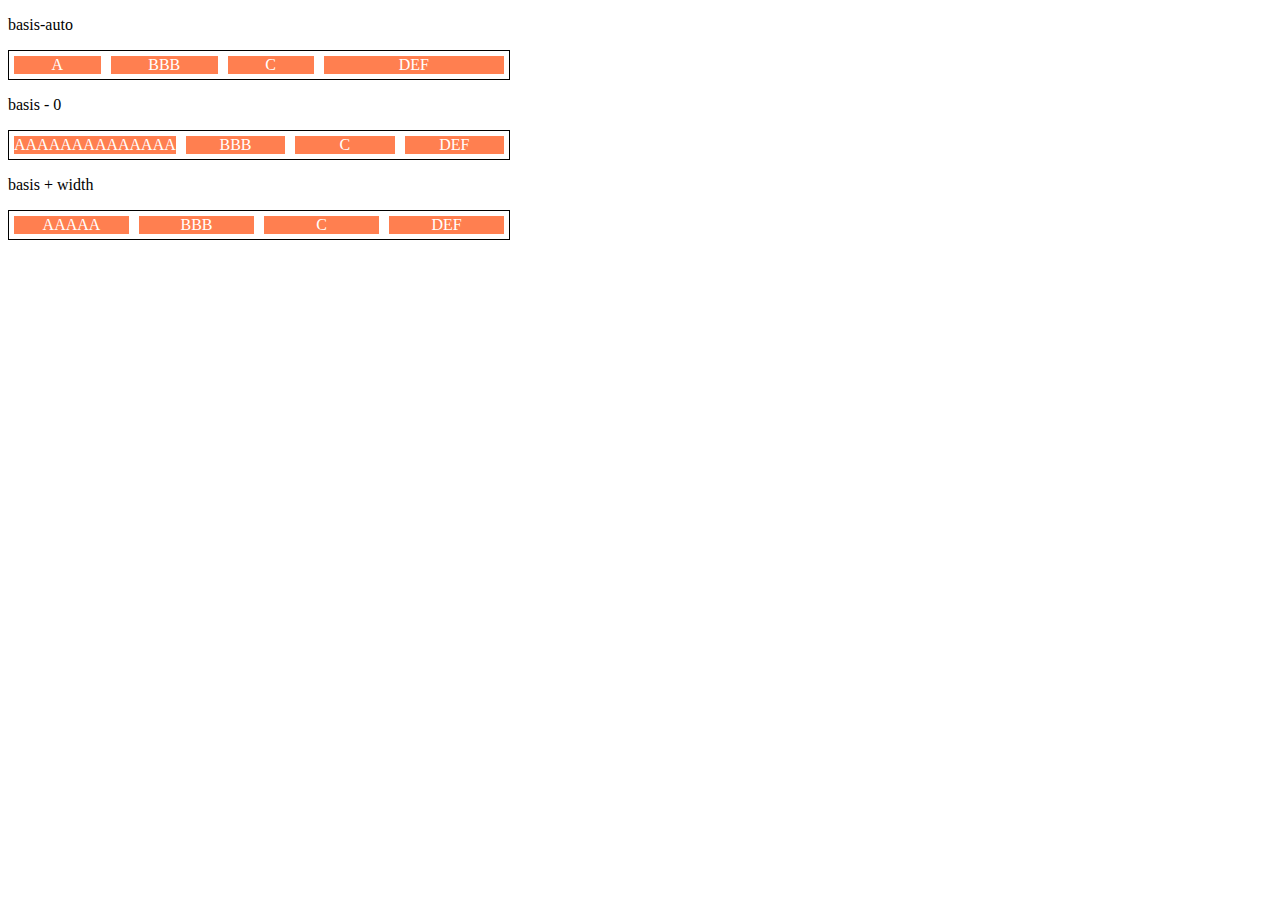
<file: 8-flex-basis.html>
<!DOCTYPE html>
<html lang="en">
<head>
    <meta charset="UTF-8">
    <meta http-equiv="X-UA-Compatible" content="IE=edge">
    <meta name="viewport" content="width=device-width, initial-scale=1.0">
    <title>Fundamentos - flex basis</title>
    <style>
        .flex-container{
            display: flex;
            max-width: 500px;
            border: 1px solid black;
        }

        .itens{
            background-color: coral;
            color: white;
            text-align: center;
            margin: 5px;
        }

        .bauto{
            flex-basis: auto;
        }

        .fg-1{
            flex-grow: 1;
        }

        .fg-2{
            flex-grow: 2;
        }

        .b-0{
            flex-basis: 0;
        }

        .w100{
            flex-basis: 100px;
        }
    </style>
</head>
<body>
    <p>basis-auto</p>
    <div class="flex-container">
        <div class="itens bauto fg-1">A</div>
        <div class="itens bauto fg-1">BBB</div>
        <div class="itens bauto fg-1">C</div>
        <div class="itens bauto fg-2">DEF</div>
    </div>

    <p>basis - 0</p>
    <div class="flex-container">
        <div class="itens b-0 fg-1">AAAAAAAAAAAAAA</div>
        <div class="itens b-0 fg-1">BBB</div>
        <div class="itens b-0 fg-1">C</div>
        <div class="itens b-0 fg-1">DEF</div>
    </div>

    <p>basis + width</p>
    <div class="flex-container">
        <div class="itens w100 fg-2">AAAAA</div>
        <div class="itens w100 fg-2">BBB</div>
        <div class="itens w100 fg-2">C</div>
        <div class="itens w100 fg-2">DEF</div>
    </div>
</body>
</html>
</file>
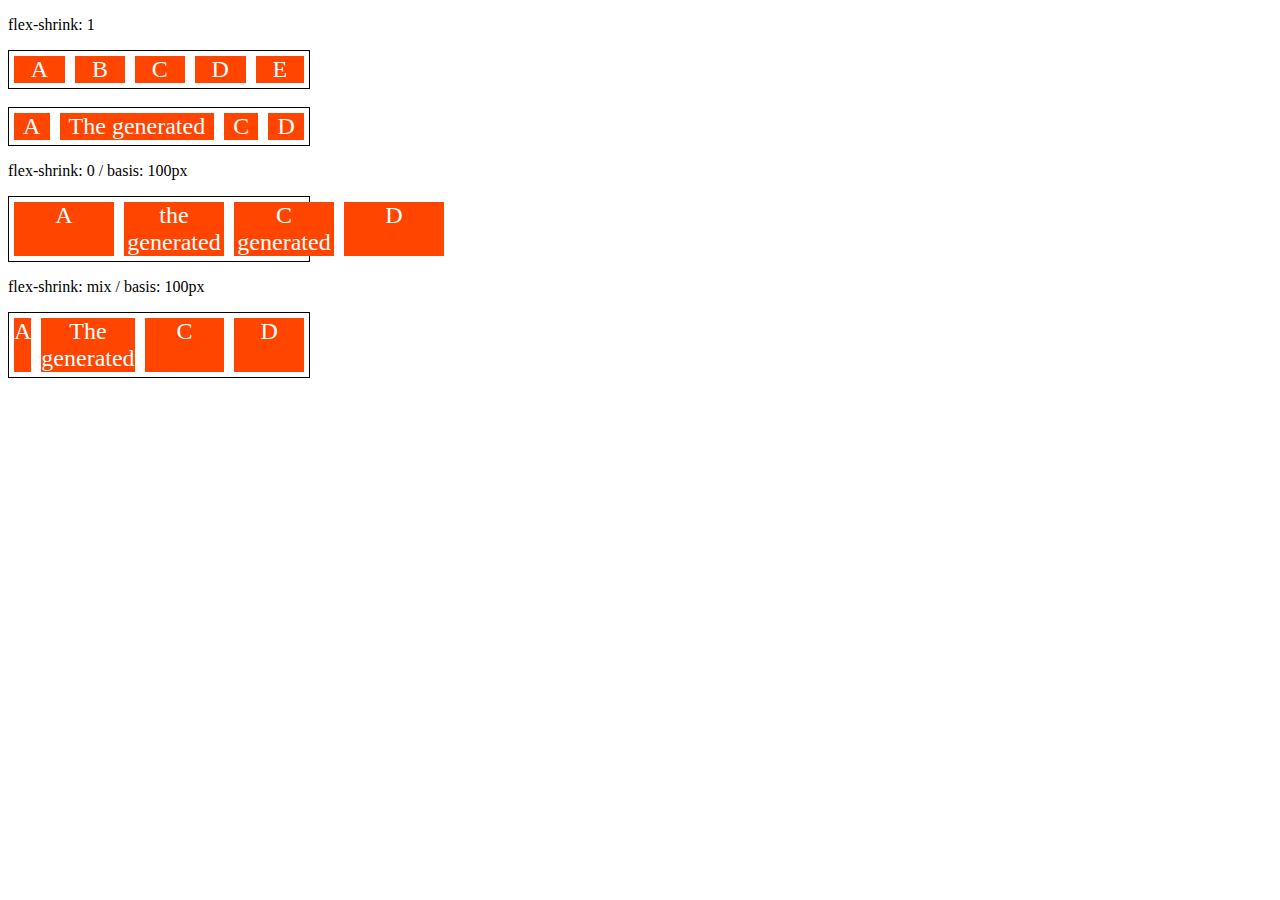
<file: 9-flex-shrink.html>
<!DOCTYPE html>
<html lang="en">
<head>
    <meta charset="UTF-8">
    <meta http-equiv="X-UA-Compatible" content="IE=edge">
    <meta name="viewport" content="width=device-width, initial-scale=1.0">
    <title>Fundamentos - flex shrink</title>
    <style>
        .flex-container{
            display: flex;
            max-width: 300px;
            border: 1px solid black;
        }

        .items{
            background-color: orangered;
            font-size: 24px;
            text-align: center;
            margin: 5px;
            color: white;
        }
        .s-1{
            flex-shrink: 1
        }
        .fg-1{
            flex-grow: 1;
        }

        .s-0{
            flex-shrink: 0;
            flex-basis: 100px;
        }

        .s-2{
            flex-shrink: 2;
            flex-basis: 100px;
        }

        .s-3{
            flex-shrink: 3;
            flex-basis: 100px;    
        }
    </style>
</head>
<body>
    <p>flex-shrink: 1</p>
    <div class="flex-container">
        <div class="items s-1 fg-1">A</div>
        <div class="items s-1 fg-1">B</div>
        <div class="items s-1 fg-1">C</div>
        <div class="items s-1 fg-1">D</div>
        <div class="items s-1 fg-1">E</div>
    </div>
<br>
    <div class="flex-container">
        <div class="items s-1 fg-1">A</div>
        <div class="items s-1 fg-1">The generated</div>
        <div class="items s-1 fg-1">C</div>
        <div class="items s-1 fg-1">D</div>
    </div>

    <p>flex-shrink: 0 / basis: 100px</p>
    <div class="flex-container">
        <div class="items s-0 fg-1">A</div>
        <div class="items s-0 fg-1">the generated</div>
        <div class="items s-0 fg-1">C generated</div>
        <div class="items s-0 fg-1">D</div>
    </div>
    <p>flex-shrink: mix / basis: 100px</p>
    <div class="flex-container">
        <div class="items s-1 fg-1">A</div>
        <div class="items s-2 fg-1">The generated</div>
        <div class="items s-2 fg-1">C</div>
        <div class="items s-3 fg-1">D</div>
    </div>
</body>
</html>
</file>
<file: Clone IG/style.css>
* {
    padding: 0;
    margin: 0;
    box-sizing: border-box;
    text-decoration: none;
    font-family: sans-serif;
    font-size: 14px;
}

body {
    width: 100%;
    min-height: 100vh;
    background-color: rgb(243, 243, 243);
    margin: 0;
    padding: 0;
    display: flex;
    justify-content: center;
}

.instagram-wrapper {
    display: flex;
    align-items: center;
    justify-content: start;
    width: 60%;
    height: 100vh;
}

.instagram-phone {
    display: flex;
    align-items: center;
    justify-content: center;
    width: 50%;
}

.instagram-phone img {
    height: 50rem;
}

.instagram-continue {
    display: flex;
    align-items: center;
    justify-content: space-around;
    flex-direction: column;
    width: 50%;
    min-width: 34rem;
}

.group {
    display: flex;
    justify-content: space-between;
    align-items: center;
    flex-direction: column;
    background-color: #fff;
    width: 100%;
    padding: 1.3rem 0;
    margin-top: 2rem;
    border: 1px solid lightgray;
}

.group:nth-child(1) {
    min-width: 19rem;
}

.instagram-logo {
    height: 3rem;
    margin-top: 2rem;
}

.profile-photo {
    display: flex;
    justify-content: center;
    align-items: center;
    border-radius: 50%;
    overflow: hidden;
    margin-top: 2rem;
}

.profile-photo img {
    height: 6rem;
}

.instagram-login {
    background-color: #0095f6;
    color: #fff;
    padding: 8px;
    border-radius: 4px;
    margin-top: 1rem;
}

.instagram-logout {
    color: #0095f6;
    margin-top: 1rem;
}

.not-account {
    color: rgb(160, 160, 160);
}

.link-blue {
    color: #0095f6;
}

.get-the-app {
    display: flex;
    flex-direction: column;
    align-items: center;
    justify-content: center;
    width: 100%;
    padding: 1.3rem 0;
}

.download {
    display: flex;
    width: 100%;
    justify-content: space-evenly;
    align-items: center;
    padding: 1rem;
}

.app-download {
    height: 3rem;
    width: 10rem;
    background-size: cover;
}

.app-download:nth-child(1) {
    background-image: url('./img/app-store.png');
}

.app-download:nth-child(2) {
    background-image: url('./img/google-play.png');
}

/* Media queries */

@media (max-width: 1024px) {
    .instagram-wrapper {
        width: 90%;
    }
}

@media (max-width: 650px) {

    body {
        background-color: #fff;
    }

    .instagram-phone {
        display: none;
    }

    .instagram-continue {
        width: 100%;
    }
    .group {
        border: 1px solid transparent;
    }
}
</file>
